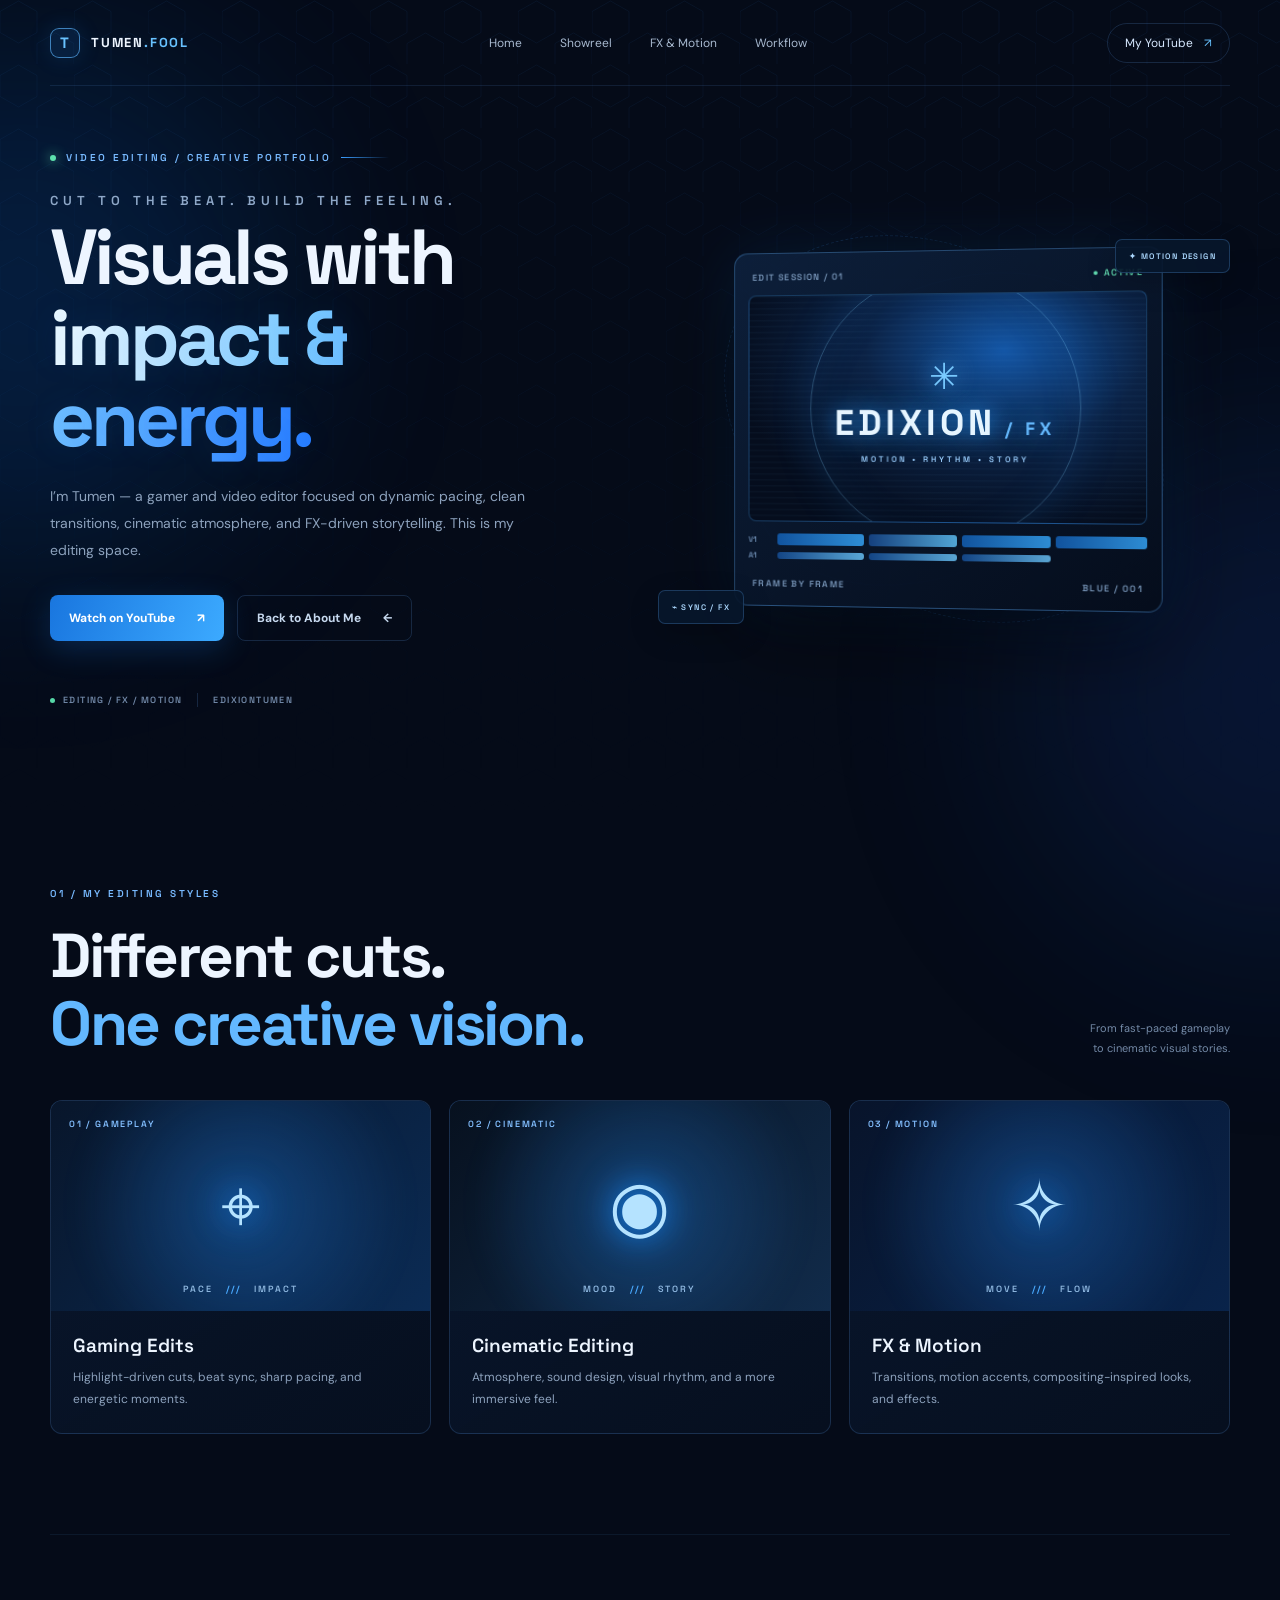
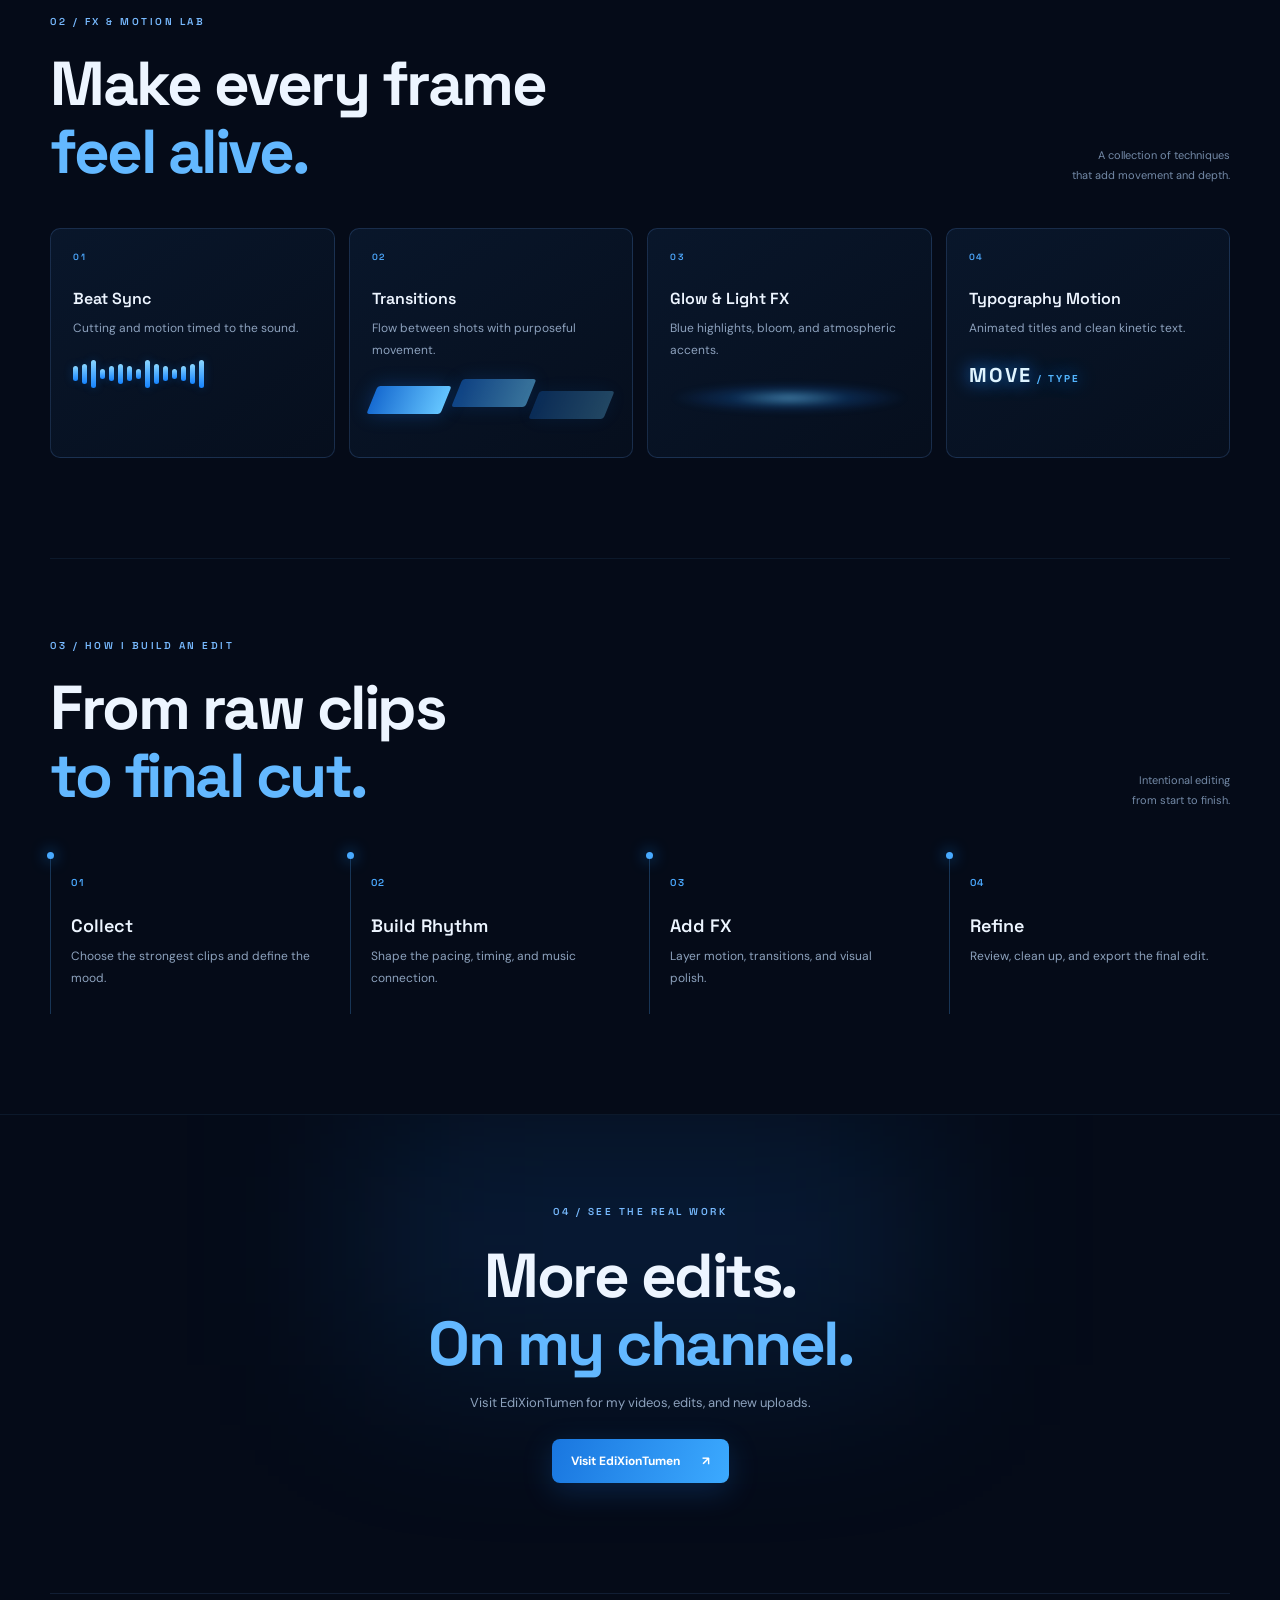
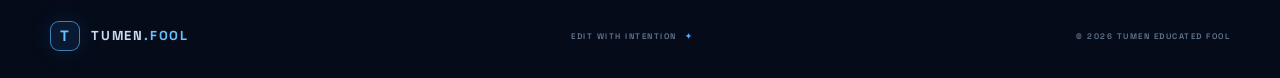
<file: editing.html>
<!DOCTYPE html>
<html lang="en">
<head>
  <meta charset="UTF-8" />
  <meta name="viewport" content="width=device-width, initial-scale=1.0" />
  <meta name="theme-color" content="#050b18" />
  <meta name="description" content="Video editing, FX and motion portfolio of Tumen Educated FOOL." />
  <title>Editing Portfolio | Tumen Educated FOOL</title>
  <link rel="preconnect" href="https://fonts.googleapis.com">
  <link rel="preconnect" href="https://fonts.gstatic.com" crossorigin>
  <link href="https://fonts.googleapis.com/css2?family=DM+Sans:wght@400;500;600;700&family=Space+Grotesk:wght@400;500;600;700&display=swap" rel="stylesheet">
  <link rel="stylesheet" href="style.css" />
  <link rel="stylesheet" href="editing.css" />
</head>
<body class="editing-page">
  <div class="cursor-dot" aria-hidden="true"></div><div class="cursor-ring" aria-hidden="true"></div>
  <div class="ambient ambient-one"></div><div class="ambient ambient-two"></div><div class="hex-layer" aria-hidden="true"></div>
  <header class="topbar">
    <a class="brand" href="index.html"><span class="brand-mark">T</span><span>TUMEN<span class="blue">.FOOL</span></span></a>
    <nav class="nav-links"><a href="index.html">Home</a><a href="#showreel">Showreel</a><a href="#fx">FX & Motion</a><a href="#workflow">Workflow</a></nav>
    <a class="top-cta" href="https://www.youtube.com/@EdiXionTumen" target="_blank" rel="noreferrer">My YouTube <span>↗</span></a>
  </header>
  <main>
    <section class="edit-hero" id="showreel">
      <div class="edit-hero-copy">
        <div class="eyebrow"><span class="status-dot"></span> VIDEO EDITING / CREATIVE PORTFOLIO <span class="eyebrow-line"></span></div>
        <p class="intro">CUT TO THE BEAT. BUILD THE FEELING.</p>
        <h1>Visuals with<br><span class="edit-gradient">impact & energy.</span></h1>
        <p class="hero-description">I’m Tumen — a gamer and video editor focused on dynamic pacing, clean transitions, cinematic atmosphere, and FX-driven storytelling. This is my editing space.</p>
        <div class="hero-actions"><a class="button button-primary" href="https://www.youtube.com/@EdiXionTumen" target="_blank" rel="noreferrer">Watch on YouTube <span>↗</span></a><a class="button button-ghost" href="index.html">Back to About Me <span>←</span></a></div>
        <div class="hero-meta"><span><i></i> EDITING / FX / MOTION</span><span class="meta-divider"></span><span>EDIXIONTUMEN</span></div>
      </div>
      <div class="edit-hero-art" aria-label="Abstract blue editing and motion graphic visual">
        <div class="art-grid"></div><div class="art-ring ring-a"></div><div class="art-ring ring-b"></div>
        <div class="timeline-window"><div class="window-head"><span>EDIT SESSION / 01</span><span class="window-live">● ACTIVE</span></div><div class="preview-screen"><div class="scanline"></div><div class="preview-cross">✳</div><div class="preview-word">EDIXION<span> / FX</span></div><div class="preview-caption">MOTION • RHYTHM • STORY</div></div><div class="timeline"><span class="track-label">V1</span><i></i><i></i><i></i><i></i><span class="track-label">A1</span><b></b><b></b><b></b></div><div class="window-foot"><span>FRAME BY FRAME</span><span>BLUE / 001</span></div></div>
        <span class="art-float float-one">✦ MOTION DESIGN</span><span class="art-float float-two">⌁ SYNC / FX</span>
      </div>
    </section>

    <section class="edit-section" id="categories">
      <div class="section-kicker">01 / MY EDITING STYLES</div><div class="section-heading-row"><h2>Different cuts.<br><span>One creative vision.</span></h2><p class="section-side-note">From fast-paced gameplay<br>to cinematic visual stories.</p></div>
      <div class="edit-categories">
        <article class="edit-card"><div class="edit-card-art gaming-art"><span class="card-index">01 / GAMEPLAY</span><span class="art-symbol">⌖</span><span class="art-bottom">PACE <b>///</b> IMPACT</span></div><div class="edit-card-info"><h3>Gaming Edits</h3><p>Highlight-driven cuts, beat sync, sharp pacing, and energetic moments.</p></div></article>
        <article class="edit-card"><div class="edit-card-art cinema-art"><span class="card-index">02 / CINEMATIC</span><span class="art-symbol">◉</span><span class="art-bottom">MOOD <b>///</b> STORY</span></div><div class="edit-card-info"><h3>Cinematic Editing</h3><p>Atmosphere, sound design, visual rhythm, and a more immersive feel.</p></div></article>
        <article class="edit-card"><div class="edit-card-art motion-art"><span class="card-index">03 / MOTION</span><span class="art-symbol">✧</span><span class="art-bottom">MOVE <b>///</b> FLOW</span></div><div class="edit-card-info"><h3>FX & Motion</h3><p>Transitions, motion accents, compositing-inspired looks, and effects.</p></div></article>
      </div>
    </section>

    <section class="edit-section fx-section" id="fx">
      <div class="section-kicker">02 / FX & MOTION LAB</div><div class="section-heading-row"><h2>Make every frame<br><span>feel alive.</span></h2><p class="section-side-note">A collection of techniques<br>that add movement and depth.</p></div>
      <div class="fx-grid"><div class="fx-tile"><span>01</span><h3>Beat Sync</h3><p>Cutting and motion timed to the sound.</p><div class="waveform"><i></i><i></i><i></i><i></i><i></i><i></i><i></i><i></i><i></i><i></i><i></i><i></i><i></i><i></i><i></i></div></div><div class="fx-tile"><span>02</span><h3>Transitions</h3><p>Flow between shots with purposeful movement.</p><div class="transition-demo"><b></b><b></b><b></b></div></div><div class="fx-tile"><span>03</span><h3>Glow & Light FX</h3><p>Blue highlights, bloom, and atmospheric accents.</p><div class="glow-demo"></div></div><div class="fx-tile"><span>04</span><h3>Typography Motion</h3><p>Animated titles and clean kinetic text.</p><div class="type-demo">MOVE<span> / TYPE</span></div></div></div>
    </section>

    <section class="edit-section workflow-section" id="workflow">
      <div class="section-kicker">03 / HOW I BUILD AN EDIT</div><div class="section-heading-row"><h2>From raw clips<br><span>to final cut.</span></h2><p class="section-side-note">Intentional editing<br>from start to finish.</p></div>
      <div class="workflow"><div><span>01</span><h3>Collect</h3><p>Choose the strongest clips and define the mood.</p></div><div><span>02</span><h3>Build Rhythm</h3><p>Shape the pacing, timing, and music connection.</p></div><div><span>03</span><h3>Add FX</h3><p>Layer motion, transitions, and visual polish.</p></div><div><span>04</span><h3>Refine</h3><p>Review, clean up, and export the final edit.</p></div></div>
    </section>

    <section class="edit-cta"><div class="section-kicker">04 / SEE THE REAL WORK</div><h2>More edits.<br><span>On my channel.</span></h2><p>Visit EdiXionTumen for my videos, edits, and new uploads.</p><a class="button button-primary" href="https://www.youtube.com/@EdiXionTumen" target="_blank" rel="noreferrer">Visit EdiXionTumen <span>↗</span></a></section>
  </main>
  <footer class="footer"><a class="brand footer-brand" href="index.html"><span class="brand-mark">T</span><span>TUMEN<span class="blue">.FOOL</span></span></a><span>EDIT WITH INTENTION <i>✦</i></span><span>© <span id="year"></span> TUMEN EDUCATED FOOL</span></footer>
  <script src="script.js"></script>
</body></html>
</file>
<file: style.css>
/* YOURSPACE — edit the text and links in index.html to personalize this site */
:root {
  --bg: #050b18;
  --bg-soft: #091326;
  --panel: rgba(12, 27, 51, .72);
  --blue: #42a5ff;
  --blue-bright: #68c2ff;
  --blue-deep: #1264d8;
  --text: #edf5ff;
  --muted: #8da2bd;
  --line: rgba(105, 174, 255, .18);
  --font: "DM Sans", sans-serif;
  --display: "Space Grotesk", sans-serif;
}
* { box-sizing: border-box; margin: 0; padding: 0; }
html { scroll-behavior: smooth; scroll-padding-top: 90px; }
body { min-height: 100vh; overflow-x: hidden; background: var(--bg); color: var(--text); font-family: var(--font); cursor: none; }
a, button { color: inherit; text-decoration: none; cursor: none; }
::selection { background: rgba(66,165,255,.35); color: white; }
.ambient { position: fixed; z-index: -3; width: 520px; height: 520px; border-radius: 50%; filter: blur(110px); opacity: .16; pointer-events: none; }
.ambient-one { top: 5%; left: -240px; background: #087cff; }
.ambient-two { right: -260px; top: 48%; background: #174cba; }
.hex-layer { position: fixed; inset: 0; z-index: -2; pointer-events: none; opacity: .22; background-image: url("data:image/svg+xml,%3Csvg width='74' height='64' viewBox='0 0 74 64' xmlns='http://www.w3.org/2000/svg'%3E%3Cpath d='M18.5 1 37 11.5v21L18.5 43 0 32.5v-21L18.5 1Z M55.5 33 74 43.5v21L55.5 75 37 64.5v-21L55.5 33Z' fill='none' stroke='%233b83d8' stroke-opacity='.35' stroke-width='1'/%3E%3C/svg%3E"); mask-image: linear-gradient(to bottom, black, transparent 95%); }
.cursor-dot, .cursor-ring { position: fixed; top: 0; left: 0; z-index: 99; pointer-events: none; border-radius: 50%; transform: translate(-50%, -50%); }
.cursor-dot { width: 6px; height: 6px; background: #8bd2ff; box-shadow: 0 0 12px #42a5ff, 0 0 25px #1686ff; }
.cursor-ring { width: 34px; height: 34px; border: 1px solid rgba(105,194,255,.75); box-shadow: 0 0 18px rgba(35,139,255,.15), inset 0 0 12px rgba(35,139,255,.08); transition: width .22s, height .22s, border-color .22s, background .22s; }
.cursor-ring.hover { width: 54px; height: 54px; border-color: #9bdcff; background: rgba(44,143,255,.1); }
.topbar { height: 86px; width: min(1180px, calc(100% - 64px)); margin: auto; display: flex; align-items: center; justify-content: space-between; border-bottom: 1px solid rgba(105,174,255,.12); }
.brand { display: inline-flex; align-items: center; gap: 11px; font: 700 13px var(--display); letter-spacing: 1.8px; }
.brand-mark { width: 30px; height: 30px; display: grid; place-items: center; border: 1px solid rgba(92,181,255,.65); border-radius: 9px; color: var(--blue-bright); background: rgba(33,124,222,.13); box-shadow: 0 0 22px rgba(39,139,255,.15); font: 700 15px var(--display); }
.blue { color: var(--blue-bright); }
.nav-links { display: flex; gap: 38px; color: #a7b8ce; font-size: 12px; }
.nav-links a, .top-cta { transition: color .2s; }
.nav-links a:hover, .top-cta:hover { color: var(--blue-bright); }
.top-cta { font-size: 12px; color: #d8e9ff; border: 1px solid var(--line); border-radius: 30px; padding: 11px 17px; }
.top-cta span { color: var(--blue-bright); margin-left: 8px; }
.hero { width: min(1180px, calc(100% - 64px)); min-height: 690px; margin: auto; display: grid; grid-template-columns: 1.05fr .95fr; align-items: center; position: relative; padding: 60px 0 105px; }
.hero-copy { position: relative; z-index: 2; padding-bottom: 10px; }
.eyebrow, .section-kicker { color: #78baff; font: 600 10px var(--display); letter-spacing: 2.5px; }
.eyebrow { display: flex; align-items: center; gap: 10px; margin-bottom: 28px; }
.status-dot, .chip-pulse { width: 6px; height: 6px; background: #5ee2ad; border-radius: 50%; box-shadow: 0 0 12px #5ee2ad; }
.eyebrow-line { width: 48px; height: 1px; background: linear-gradient(90deg, #3b9eff, transparent); }
.intro { font: 600 13px var(--display); letter-spacing: 5px; color: #8fa8c8; margin-bottom: 8px; }
h1 { font: 700 clamp(54px, 7vw, 88px)/1.02 var(--display); letter-spacing: -5px; }
.name-dot { color: var(--blue); }
.role-line { margin-top: 18px; color: #dceaff; font: 500 clamp(18px, 2.2vw, 24px) var(--display); }
.role-line span { color: #65b8ff; }
.hero-description { max-width: 490px; color: var(--muted); font-size: 14px; line-height: 1.9; margin-top: 23px; }
.hero-actions { display: flex; gap: 13px; margin-top: 32px; flex-wrap: wrap; }
.button { display: inline-flex; align-items: center; gap: 22px; padding: 14px 19px; border-radius: 8px; font-size: 12px; font-weight: 700; transition: .25s; }
.button-primary { background: linear-gradient(110deg, #1976df, #3caaff); color: white; box-shadow: 0 8px 30px rgba(28,128,237,.22); }
.button-primary:hover { transform: translateY(-3px); box-shadow: 0 12px 34px rgba(28,128,237,.38); }
.button-ghost { border: 1px solid var(--line); color: #c7d9ef; }
.button-ghost:hover { border-color: #4daeff; color: white; background: rgba(36,130,225,.08); }
.hero-meta { display: flex; align-items: center; gap: 15px; margin-top: 52px; color: #7188a7; font: 600 9px var(--display); letter-spacing: 1.4px; }
.hero-meta span:first-child { display: flex; align-items: center; gap: 8px; }
.hero-meta i { width: 5px; height: 5px; border-radius: 50%; background: #56d7a7; }
.meta-divider { height: 14px; width: 1px; background: var(--line); }
.profile-wrap { min-height: 470px; display: grid; place-items: center; position: relative; }
.profile-card { width: min(340px, 82%); position: relative; z-index: 2; padding: 22px 25px 19px; border: 1px solid rgba(99,178,255,.32); border-radius: 16px; background: linear-gradient(145deg, rgba(14,34,63,.94), rgba(5,14,29,.95)); box-shadow: 0 25px 90px rgba(0,0,0,.38), 0 0 60px rgba(35,135,255,.1), inset 0 1px rgba(255,255,255,.05); animation: cardFloat 6s ease-in-out infinite; }
.card-top, .card-bottom { display: flex; justify-content: space-between; color: #6684a9; font: 600 9px var(--display); letter-spacing: 1.5px; }
.live-indicator { color: #65dcae; font-size: 8px; }
.avatar { width: 116px; height: 116px; border-radius: 50%; margin: 30px auto 17px; display: grid; place-items: center; position: relative; overflow: hidden; border: 1px solid rgba(116,199,255,.7); background: radial-gradient(circle at 35% 25%, #2b8de5, #123a70 58%, #08172d); box-shadow: 0 0 0 7px rgba(54,146,235,.07), 0 0 35px rgba(38,146,255,.3); }
.avatar:before, .avatar:after { content: ""; position: absolute; border: 1px solid rgba(153,215,255,.18); border-radius: 50%; width: 150px; height: 150px; }
.avatar:after { width: 185px; height: 185px; }
.avatar-initials { z-index: 1; font: 700 34px var(--display); color: #d9f1ff; text-shadow: 0 0 20px #4bb4ff; }
.profile-name { text-align: center; font: 700 21px var(--display); }
.profile-subtitle { text-align: center; color: #7594b7; font: 600 8px var(--display); letter-spacing: 1.7px; margin-top: 6px; }
.card-divider { height: 1px; background: linear-gradient(90deg, transparent, rgba(99,178,255,.3), transparent); margin: 23px 0 17px; }
.profile-facts { display: grid; gap: 14px; }
.profile-facts div { display: flex; justify-content: space-between; gap: 12px; }
.profile-facts span { color: #6f8bac; font: 600 8px var(--display); letter-spacing: 1px; }
.profile-facts strong { color: #c4d9ef; font-size: 10px; font-weight: 500; text-align: right; }
.card-bottom { margin-top: 24px; align-items: center; }
.card-cross { color: #64baff; font-size: 16px; }
.orbit { position: absolute; border: 1px solid rgba(74,161,255,.17); border-radius: 50%; transform: rotate(-23deg); }
.orbit-one { width: 420px; height: 250px; }
.orbit-two { width: 490px; height: 310px; transform: rotate(34deg); border-style: dashed; opacity: .65; }
.floating-chip { position: absolute; z-index: 3; padding: 10px 13px; border: 1px solid rgba(92,174,255,.25); background: rgba(8,24,46,.85); backdrop-filter: blur(10px); border-radius: 7px; color: #a8d7ff; font: 600 8px var(--display); letter-spacing: 1.2px; box-shadow: 0 10px 30px rgba(0,0,0,.2); }
.chip-top { top: 83px; right: 1px; }
.chip-bottom { bottom: 86px; left: 0; display: flex; align-items: center; gap: 9px; }
.scroll-cue { position: absolute; bottom: 28px; left: 0; display: flex; align-items: center; gap: 12px; color: #67809f; font: 600 8px var(--display); letter-spacing: 2px; }
.scroll-line { height: 35px; width: 1px; background: linear-gradient(#4caaff, transparent); }
.content-section { width: min(1050px, calc(100% - 64px)); margin: 0 auto; padding: 105px 0 80px; border-top: 1px solid rgba(105,174,255,.12); }
.section-heading-row { display: flex; justify-content: space-between; align-items: end; margin: 18px 0 37px; }
.section-heading-row h2, .connect-section h2 { font: 700 clamp(35px, 5vw, 52px)/1.1 var(--display); letter-spacing: -2px; }
.section-heading-row h2 span, .connect-section h2 span { color: var(--blue-bright); }
.section-side-note { color: #748aa7; font-size: 11px; line-height: 1.8; text-align: right; }
.about-grid { display: grid; grid-template-columns: 1.2fr .8fr; gap: 18px; }
.glass-panel, .quote-panel { border: 1px solid var(--line); border-radius: 13px; background: linear-gradient(140deg, rgba(13,32,59,.72), rgba(7,17,33,.68)); }
.about-panel { padding: 30px; }
.panel-icon { color: #6fc2ff; font-size: 23px; margin-bottom: 16px; }
.about-panel h3, .interest-card h3 { font: 600 18px var(--display); margin-bottom: 12px; }
.about-panel p { color: #9aadc5; font-size: 13px; line-height: 1.9; }
.about-panel p strong { color: #dcecff; }
.about-panel .edit-hint { margin-top: 15px; color: #5f8dbd; font-size: 10px; }
.quote-panel { min-height: 250px; padding: 27px 30px; position: relative; overflow: hidden; }
.quote-panel:after { content: ""; position: absolute; width: 180px; height: 180px; border-radius: 50%; background: #1264d8; filter: blur(90px); opacity: .2; right: -50px; bottom: -90px; }
.quote-mark { color: #4eaeff; font: 700 54px Georgia; line-height: .8; }
.quote-panel p { font: 600 24px/1.4 var(--display); margin-top: 15px; position: relative; z-index: 1; }
.quote-panel p span { color: #67baff; }
.quote-line { width: 38px; height: 2px; background: #4caaff; margin: 21px 0 10px; }
.quote-caption { color: #7891af; font: 600 8px var(--display); letter-spacing: 2px; }
.skills-section { padding-top: 90px; }
.interest-grid { display: grid; grid-template-columns: repeat(4, 1fr); gap: 13px; }
.interest-card { min-height: 205px; position: relative; padding: 22px 18px; border: 1px solid var(--line); border-radius: 11px; background: rgba(9,23,43,.68); transition: transform .25s, border-color .25s, background .25s; }
.interest-card:hover { transform: translateY(-6px); border-color: rgba(91,180,255,.55); background: rgba(15,39,70,.8); }
.interest-number { position: absolute; top: 19px; right: 18px; color: #4c6686; font: 600 9px var(--display); }
.interest-icon { width: 38px; height: 38px; display: grid; place-items: center; border-radius: 10px; color: #7bc6ff; background: rgba(44,142,238,.13); border: 1px solid rgba(85,173,255,.2); font-size: 19px; margin-bottom: 25px; }
.interest-card h3 { font-size: 15px; margin-bottom: 8px; }
.interest-card p { color: #8399b5; font-size: 11px; line-height: 1.7; }
.connect-section { width: min(1050px, calc(100% - 64px)); margin: 20px auto 80px; padding: 72px 35px; border: 1px solid rgba(84,167,255,.22); border-radius: 17px; text-align: center; background: radial-gradient(ellipse at 50% 0%, rgba(26,103,185,.2), transparent 62%), rgba(8,20,39,.8); position: relative; overflow: hidden; }
.connect-glow { position: absolute; width: 250px; height: 150px; background: #1378e5; filter: blur(100px); opacity: .18; top: -90px; left: calc(50% - 125px); }
.connect-section .section-kicker, .connect-section h2, .connect-copy, .social-grid, .email-link { position: relative; z-index: 1; }
.connect-section h2 { margin-top: 18px; }
.connect-copy { color: #91a6c0; font-size: 13px; margin: 14px auto 30px; }
.social-grid { max-width: 700px; margin: auto; display: grid; grid-template-columns: 1fr 1fr; gap: 11px; text-align: left; }
.social-link { display: flex; align-items: center; gap: 13px; padding: 15px; border: 1px solid rgba(104,171,239,.17); border-radius: 9px; background: rgba(7,19,37,.65); transition: .22s; }
.social-link:hover { border-color: rgba(100,190,255,.6); background: rgba(27,83,139,.2); transform: translateY(-2px); }
.social-symbol { width: 35px; height: 35px; display: grid; place-items: center; border-radius: 9px; background: rgba(55,146,232,.14); color: #81caff; font: 700 17px var(--display); }
.social-link span:nth-child(2) { display: grid; gap: 3px; flex: 1; }
.social-link strong { font-size: 12px; }
.social-link small { color: #7890ad; font-size: 10px; }
.social-link b { color: #6dbdff; font-weight: 400; }
.email-link { display: inline-flex; gap: 13px; margin-top: 28px; color: #a8d6ff; font-size: 12px; border-bottom: 1px solid rgba(104,185,255,.35); padding-bottom: 6px; }
.footer { width: min(1180px, calc(100% - 64px)); min-height: 85px; margin: auto; display: flex; align-items: center; justify-content: space-between; border-top: 1px solid rgba(105,174,255,.12); color: #627994; font: 600 8px var(--display); letter-spacing: 1.5px; }
.footer-brand { color: #c9dcf2; }
.footer > span:nth-child(2) i { color: #53aaff; font-style: normal; margin-left: 5px; }
@keyframes cardFloat { 0%,100% { transform: translateY(0) rotate(.2deg); } 50% { transform: translateY(-10px) rotate(-.4deg); } }
@media (max-width: 800px) {
  body { cursor: auto; }
  a { cursor: pointer; }
  .cursor-dot, .cursor-ring { display: none; }
  .topbar, .hero, .footer { width: min(100% - 38px, 620px); }
  .topbar { height: 72px; }
  .nav-links { gap: 17px; font-size: 11px; }
  .top-cta { display: none; }
  .hero { grid-template-columns: 1fr; padding-top: 75px; }
  .hero-copy { text-align: center; }
  .eyebrow, .hero-actions, .hero-meta { justify-content: center; }
  .hero-description { margin-left: auto; margin-right: auto; }
  .profile-wrap { min-height: 470px; margin-top: 25px; }
  .scroll-cue { left: 50%; transform: translateX(-50%); white-space: nowrap; }
  .content-section, .connect-section { width: calc(100% - 38px); }
  .about-grid { grid-template-columns: 1fr; }
  .interest-grid { grid-template-columns: 1fr 1fr; }
}
@media (max-width: 480px) {
  .nav-links { gap: 12px; }
  .nav-links a { font-size: 10px; }
  .brand { font-size: 11px; }
  h1 { letter-spacing: -3px; }
  .hero-meta { font-size: 7px; gap: 9px; }
  .profile-wrap { min-height: 410px; }
  .profile-card { width: 88%; }
  .orbit-one { width: 320px; height: 220px; }
  .orbit-two { width: 350px; height: 270px; }
  .chip-top { right: -2px; top: 44px; }
  .chip-bottom { left: -4px; bottom: 42px; }
  .section-heading-row { align-items: start; gap: 10px; }
  .section-side-note { font-size: 9px; }
  .about-panel { padding: 23px; }
  .interest-grid { gap: 9px; }
  .interest-card { padding: 17px 13px; min-height: 195px; }
  .interest-card h3 { font-size: 13px; }
  .interest-card p { font-size: 10px; }
  .connect-section { padding: 55px 16px; }
  .social-grid { grid-template-columns: 1fr; }
  .footer { flex-wrap: wrap; gap: 13px; padding: 20px 0; }
  .footer > span:nth-child(2) { display: none; }
}
@media (prefers-reduced-motion: reduce) {
  *, *::before, *::after { scroll-behavior: auto !important; animation-duration: .01ms !important; transition-duration: .01ms !important; }
}

/* Custom hero artwork panel */
.name-second { color: #dceeff; font-size: .56em; letter-spacing: -2px; }
.visual-card { width: min(410px, 90%); position: relative; z-index: 2; padding: 14px; border: 1px solid rgba(99,178,255,.34); border-radius: 17px; background: linear-gradient(145deg, rgba(14,34,63,.94), rgba(5,14,29,.96)); box-shadow: 0 25px 90px rgba(0,0,0,.4), 0 0 65px rgba(35,135,255,.16), inset 0 1px rgba(255,255,255,.05); animation: cardFloat 6s ease-in-out infinite; }
.visual-top, .visual-bottom { display:flex; justify-content:space-between; align-items:center; padding: 4px 5px 12px; color:#7896b9; font:600 9px var(--display); letter-spacing:1.4px; }
.visual-frame { height: 265px; position:relative; overflow:hidden; border-radius:10px; border:1px solid rgba(103,190,255,.28); background:#071225; }
.visual-frame img { width:100%; height:100%; object-fit:cover; display:block; }
.visual-overlay { position:absolute; inset:0; background:linear-gradient(180deg, rgba(3,10,23,.04) 20%, rgba(3,10,23,.75) 100%), linear-gradient(90deg, rgba(8,29,57,.1), transparent); }
.visual-stamp { position:absolute; top:18px; right:18px; width:42px; height:42px; display:grid; place-items:center; border:1px solid rgba(207,239,255,.75); border-radius:50%; color:#e6f7ff; font:700 15px var(--display); text-shadow:0 0 15px #46baff; box-shadow:0 0 25px rgba(61,171,255,.25); }
.visual-stamp span { color:#6fcaff; }
.visual-caption { position:absolute; left:20px; bottom:19px; display:grid; gap:7px; }
.visual-caption span { color:#b4dfff; font:600 8px var(--display); letter-spacing:2.5px; }
.visual-caption strong { color:#fff; font:700 21px var(--display); letter-spacing:1px; text-shadow:0 2px 18px rgba(0,0,0,.6); }
.visual-bottom { padding:12px 5px 2px; }
.social-grid-two { max-width:600px; }
@media (max-width: 800px) { .visual-card { width:min(410px, 88%); } }
@media (max-width: 480px) { .visual-frame { height:220px; } .visual-caption strong { font-size:18px; } }


/* Reliable custom cursor layer — midnight / electric-blue theme. */
@media (hover: hover) and (pointer: fine) {
  body:not(.custom-cursor-enabled) { cursor: auto; }
  body:not(.custom-cursor-enabled) a,
  body:not(.custom-cursor-enabled) button { cursor: pointer; }
  body.custom-cursor-enabled,
  body.custom-cursor-enabled a,
  body.custom-cursor-enabled button { cursor: none; }

  .cursor-dot, .cursor-ring {
    opacity: 0;
    visibility: hidden;
    will-change: left, top, width, height, opacity;
    transition: opacity .18s ease, visibility .18s ease,
                width .22s ease, height .22s ease,
                border-color .22s ease, background .22s ease;
  }
  .cursor-dot.is-visible, .cursor-ring.is-visible {
    opacity: 1;
    visibility: visible;
  }
  .cursor-dot { z-index: 1001; }
  .cursor-ring { z-index: 1000; }
}

@media (hover: none), (pointer: coarse), (max-width: 800px) {
  body, a, button { cursor: auto; }
  .cursor-dot, .cursor-ring { display: none !important; }
}

/* ===== CUSTOM WEBSITE CURSOR ===== */

* {
    cursor: url("./Normal\ Select.cur"), auto;
}

/* Interactive elements */
a, button, input, textarea, select,
[role="button"] {
    cursor: url("./Normal\ Select.cur"), pointer;
}

/* Mobile devices */
@media (pointer: coarse) {
    * {
        cursor: auto;
    }
}
</file>
<file: editing.css>
/* Additional editing portfolio page — inherits the original blue theme */
.edit-hero{width:min(1180px,calc(100% - 64px));min-height:690px;margin:auto;display:grid;grid-template-columns:1fr 1fr;gap:35px;align-items:center;position:relative;padding:65px 0 100px}
.edit-hero-copy{position:relative;z-index:2}.edit-hero h1{font:700 clamp(48px,6.4vw,78px)/1.04 var(--display);letter-spacing:-4px}.edit-gradient{background:linear-gradient(100deg,#e8f7ff 5%,#7bcaff 45%,#267bff 100%);-webkit-background-clip:text;background-clip:text;color:transparent;text-shadow:0 0 35px rgba(50,145,255,.1)}
.edit-hero-art{height:480px;position:relative;display:grid;place-items:center;isolation:isolate}.art-grid{position:absolute;inset:7%;background-image:linear-gradient(rgba(65,157,255,.1) 1px,transparent 1px),linear-gradient(90deg,rgba(65,157,255,.1) 1px,transparent 1px);background-size:28px 28px;mask-image:radial-gradient(ellipse,black,transparent 72%)}
.art-ring{position:absolute;border:1px solid rgba(75,165,255,.23);border-radius:50%;transform:rotate(-28deg)}.ring-a{width:410px;height:280px}.ring-b{width:470px;height:350px;transform:rotate(32deg);border-style:dashed;opacity:.65}
.timeline-window{width:min(430px,94%);padding:14px;border:1px solid rgba(95,179,255,.35);border-radius:14px;background:linear-gradient(145deg,rgba(12,31,59,.96),rgba(4,12,27,.98));box-shadow:0 30px 90px #0008,0 0 65px #1686ff22;position:relative;z-index:1;transform:perspective(900px) rotateY(-5deg)}.window-head,.window-foot{display:flex;justify-content:space-between;color:#7896b9;font:600 9px var(--display);letter-spacing:1.4px;padding:4px 4px 12px}.window-live{color:#61dcb1}.preview-screen{height:230px;position:relative;overflow:hidden;border:1px solid #3e95e755;border-radius:8px;background:radial-gradient(ellipse at 65% 25%,#1356a6 0%,#0b2245 38%,#050d1d 76%);display:flex;flex-direction:column;align-items:center;justify-content:center}.preview-screen:before{content:"";position:absolute;width:270px;height:270px;border:1px solid #77c9ff4d;border-radius:50%;box-shadow:0 0 45px #268eff22,inset 0 0 40px #268eff18}.scanline{position:absolute;inset:0;background:repeating-linear-gradient(0deg,transparent 0 4px,#79c8ff09 5px 6px)}.preview-cross{color:#79caff;font-size:36px;text-shadow:0 0 24px #40aaff;z-index:1}.preview-word{font:700 36px var(--display);letter-spacing:4px;color:#e6f5ff;text-shadow:0 0 25px #299bff;z-index:1}.preview-word span{color:#65baff;font-size:18px}.preview-caption{font:600 8px var(--display);letter-spacing:3px;color:#9bcfff;margin-top:8px;z-index:1}.timeline{display:grid;grid-template-columns:25px repeat(4,1fr);gap:5px;margin:12px 0 10px;align-items:center}.track-label{font:600 8px var(--display);color:#6e8eb4}.timeline i,.timeline b{height:12px;border-radius:3px;background:linear-gradient(90deg,#1262bb,#36aaff);opacity:.8}.timeline i:nth-of-type(2){background:linear-gradient(90deg,#174a92,#62c8ff)}.timeline b{height:7px;background:linear-gradient(90deg,#15509b,#6dcaff)}.window-foot{padding:8px 4px 2px}.art-float{position:absolute;z-index:2;padding:11px 13px;border:1px solid #5caeff3d;border-radius:7px;background:#07172be8;color:#acd9ff;font:600 8px var(--display);letter-spacing:1.4px;box-shadow:0 10px 30px #0003}.float-one{top:50px;right:0}.float-two{bottom:45px;left:0}
.edit-section{width:min(1180px,calc(100% - 64px));margin:0 auto;padding:80px 0 100px}.edit-section .section-heading-row{margin:22px 0 42px}.edit-section h2,.edit-cta h2{font:700 clamp(38px,5vw,62px)/1.1 var(--display);letter-spacing:-2.5px}.edit-section h2 span,.edit-cta h2 span{color:#63b8ff}.edit-categories{display:grid;grid-template-columns:repeat(3,1fr);gap:18px}.edit-card{border:1px solid var(--line);border-radius:12px;overflow:hidden;background:linear-gradient(145deg,#0b1b33cc,#071020dd);transition:transform .25s,border-color .25s}.edit-card:hover{transform:translateY(-6px);border-color:#4baaff77}.edit-card-art{height:210px;position:relative;overflow:hidden;background:#07152b;display:flex;align-items:center;justify-content:center}.edit-card-art:before{content:"";position:absolute;inset:-30%;background:radial-gradient(circle at 50% 50%,#248fff55,transparent 48%);filter:blur(12px)}.gaming-art{background:linear-gradient(135deg,#08162b,#0b2b54)}.cinema-art{background:linear-gradient(135deg,#07111f,#112b4a)}.motion-art{background:linear-gradient(135deg,#08142b,#09234a)}.card-index{position:absolute;top:17px;left:18px;color:#83bfff;font:600 9px var(--display);letter-spacing:1.8px}.art-symbol{font-size:70px;color:#b5e3ff;text-shadow:0 0 35px #168bff;z-index:1}.art-bottom{position:absolute;bottom:16px;color:#8fb8e0;font:600 9px var(--display);letter-spacing:2px}.art-bottom b{color:#4aaaff;margin:0 9px}.edit-card-info{padding:22px}.edit-card-info h3,.fx-tile h3,.workflow h3{font:600 19px var(--display);margin-bottom:9px}.edit-card-info p,.fx-tile p,.workflow p{color:var(--muted);font-size:12px;line-height:1.8}.fx-section{border-top:1px solid #5caeff16}.fx-grid{display:grid;grid-template-columns:repeat(4,1fr);gap:14px}.fx-tile{min-height:230px;padding:22px;border:1px solid var(--line);border-radius:10px;background:linear-gradient(145deg,#0b1b33b8,#071020b8);position:relative;overflow:hidden}.fx-tile>span{font:600 9px var(--display);letter-spacing:1.5px;color:#4eaaff;display:block;margin-bottom:25px}.fx-tile h3{font-size:16px}.waveform{height:32px;display:flex;align-items:center;gap:4px;margin-top:18px}.waveform i{width:5px;border-radius:4px;height:var(--h,15px);background:linear-gradient(#8bd7ff,#1684ff);box-shadow:0 0 10px #168aff44}.waveform i:nth-child(3n){height:28px}.waveform i:nth-child(2n){height:20px}.waveform i:nth-child(4n){height:10px}.transition-demo{display:flex;gap:8px;margin-top:25px;transform:skewX(-22deg)}.transition-demo b{height:28px;flex:1;background:linear-gradient(90deg,#176bd1,#65c6ff);border-radius:3px;box-shadow:0 0 18px #168aff44}.transition-demo b:nth-child(2){opacity:.55;transform:translateY(-7px)}.transition-demo b:nth-child(3){opacity:.3;transform:translateY(5px)}.glow-demo{height:30px;margin-top:22px;border-radius:50%;background:radial-gradient(ellipse,#6dcaff99,#168aff33 35%,transparent 70%);filter:blur(3px)}.type-demo{font:700 20px var(--display);letter-spacing:2px;color:#dff4ff;margin-top:22px;text-shadow:0 0 18px #168aff}.type-demo span{font-size:10px;color:#53b5ff}.workflow-section{border-top:1px solid #5caeff16}.workflow{display:grid;grid-template-columns:repeat(4,1fr);gap:18px}.workflow>div{padding:24px 20px;border-left:1px solid #4eaaff44;position:relative}.workflow>div:before{content:"";position:absolute;left:-4px;top:0;width:7px;height:7px;border-radius:50%;background:#48aaff;box-shadow:0 0 15px #168aff}.workflow>div>span{font:600 10px var(--display);color:#4caaff;letter-spacing:1.5px;display:block;margin-bottom:25px}.workflow h3{font-size:18px}.edit-cta{text-align:center;padding:90px 24px 110px;position:relative;overflow:hidden;border-top:1px solid #5caeff16}.edit-cta:before{content:"";position:absolute;width:550px;height:250px;left:50%;top:0;transform:translateX(-50%);background:#168aff22;filter:blur(90px);pointer-events:none}.edit-cta .section-kicker,.edit-cta h2,.edit-cta p,.edit-cta a{position:relative}.edit-cta h2{margin:24px 0 16px}.edit-cta p{color:var(--muted);font-size:13px;margin-bottom:28px}.edit-cta .button{margin:auto}
@media(max-width:900px){.edit-hero{grid-template-columns:1fr;gap:5px;padding-top:65px}.edit-hero-art{height:420px}.edit-categories{grid-template-columns:repeat(2,1fr)}.fx-grid{grid-template-columns:repeat(2,1fr)}.workflow{grid-template-columns:repeat(2,1fr)}.editing-page .nav-links{gap:18px}}
@media(max-width:600px){.edit-hero,.edit-section{width:calc(100% - 36px)}.edit-hero h1{letter-spacing:-2px}.edit-hero-art{height:350px}.timeline-window{width:100%;transform:none}.preview-screen{height:185px}.preview-word{font-size:27px}.ring-a{width:300px;height:220px}.ring-b{width:330px;height:260px}.edit-categories,.fx-grid,.workflow{grid-template-columns:1fr}.editing-page .topbar{width:calc(100% - 36px);height:auto;min-height:76px;flex-wrap:wrap;padding:15px 0;gap:14px}.editing-page .nav-links{order:3;width:100%;justify-content:space-between;gap:10px;font-size:11px}.editing-page .top-cta{font-size:10px;padding:9px 12px}.edit-card-art{height:185px}.edit-section{padding:60px 0 70px}.edit-cta{padding:70px 18px 85px}}
</file>
